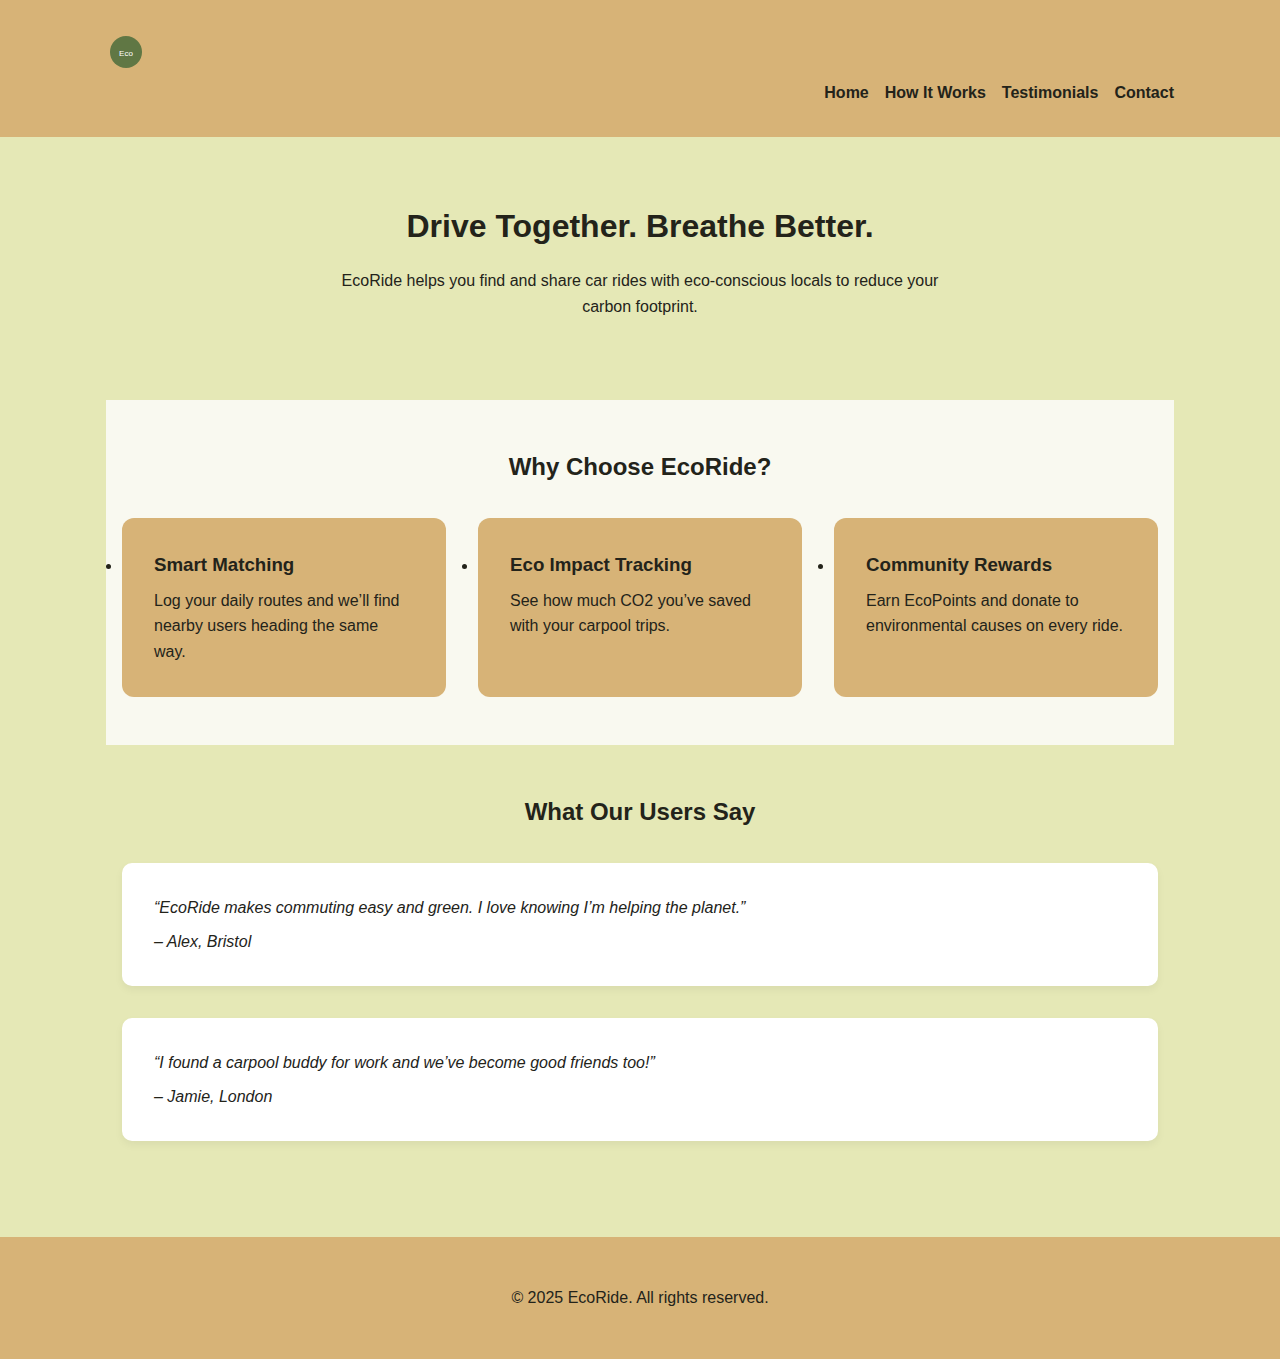
<file: index.html>
<!DOCTYPE html>
<html lang="en">
<head>
    <meta charset="UTF-8" />
    <meta name="viewport" content="width=device-width, initial-scale=1.0" />
    <meta name="theme-color" content="#e5e8b6" />
    <title>EcoRide – Sustainable Carpooling</title>

    <!-- Manifest for PWA -->
    <link rel="manifest" href="/manifest.json" />

    <!-- Link to external CSS -->
    <link rel="stylesheet" href="styles/styles.css" />

    <!-- Favicon and logo placeholder -->
<!--    <link rel="icon" href="/favicon.svg" type="image/svg+xml" />-->

    <!-- Accessible Fonts -->
    <link href="https://fonts.googleapis.com/css2?family=Inter:wght@400;600&display=swap" rel="stylesheet" />
</head>
<body>
<a class="skip-link" href="#main">Skip to main content</a>

<header class="site-header">
    <div class="container">
        <!-- Inline SVG logo placeholder -->
        <div class="logo" aria-label="EcoRide logo">
            <!-- Replace with actual logo SVG -->
            <svg viewBox="0 0 100 100" aria-hidden="true" focusable="false">
                <circle cx="50" cy="50" r="40" fill="#607744" />
                <text x="50%" y="55%" text-anchor="middle" fill="#ffffff" font-size="20" font-family="Arial" dy=".3em">Eco</text>
            </svg>
        </div>
        <nav class="main-nav" aria-label="Main navigation">
            <ul>
                <li><a href="/">Home</a></li>
                <li><a href="/how-it-works.html">How It Works</a></li>
                <li><a href="/testimonials.html">Testimonials</a></li>
                <li><a href="/contact.html">Contact</a></li>
            </ul>
        </nav>
    </div>
</header>

<main id="main" class="main-content container">
    <section class="hero">
        <h1>Drive Together. Breathe Better.</h1>
        <p>EcoRide helps you find and share car rides with eco-conscious locals to reduce your carbon footprint.</p>
<!--        <a href="/get-started.html" class="btn primary">Find a Carpool</a>-->
    </section>

    <section class="features" aria-labelledby="features-heading">
        <h2 id="features-heading">Why Choose EcoRide?</h2>
        <ul>
            <li>
                <h3>Smart Matching</h3>
                <p>Log your daily routes and we’ll find nearby users heading the same way.</p>
            </li>
            <li>
                <h3>Eco Impact Tracking</h3>
                <p>See how much CO2 you’ve saved with your carpool trips.</p>
            </li>
            <li>
                <h3>Community Rewards</h3>
                <p>Earn EcoPoints and donate to environmental causes on every ride.</p>
            </li>
        </ul>
    </section>

    <section class="testimonials" aria-labelledby="testimonial-heading">
        <h2 id="testimonial-heading">What Our Users Say</h2>
        <div class="testimonial-card">
            <blockquote>
                “EcoRide makes commuting easy and green. I love knowing I’m helping the planet.”
            </blockquote>
            <cite>– Alex, Bristol</cite>
        </div>
        <div class="testimonial-card">
            <blockquote>
                “I found a carpool buddy for work and we’ve become good friends too!”
            </blockquote>
            <cite>– Jamie, London</cite>
        </div>
    </section>
</main>

<footer class="site-footer">
    <div class="container">
        <p>&copy; 2025 EcoRide. All rights reserved.</p>
    </div>
</footer>

<!-- JS file for interactivity -->
<script src="script.js" defer></script>
</body>
</html>
</file>
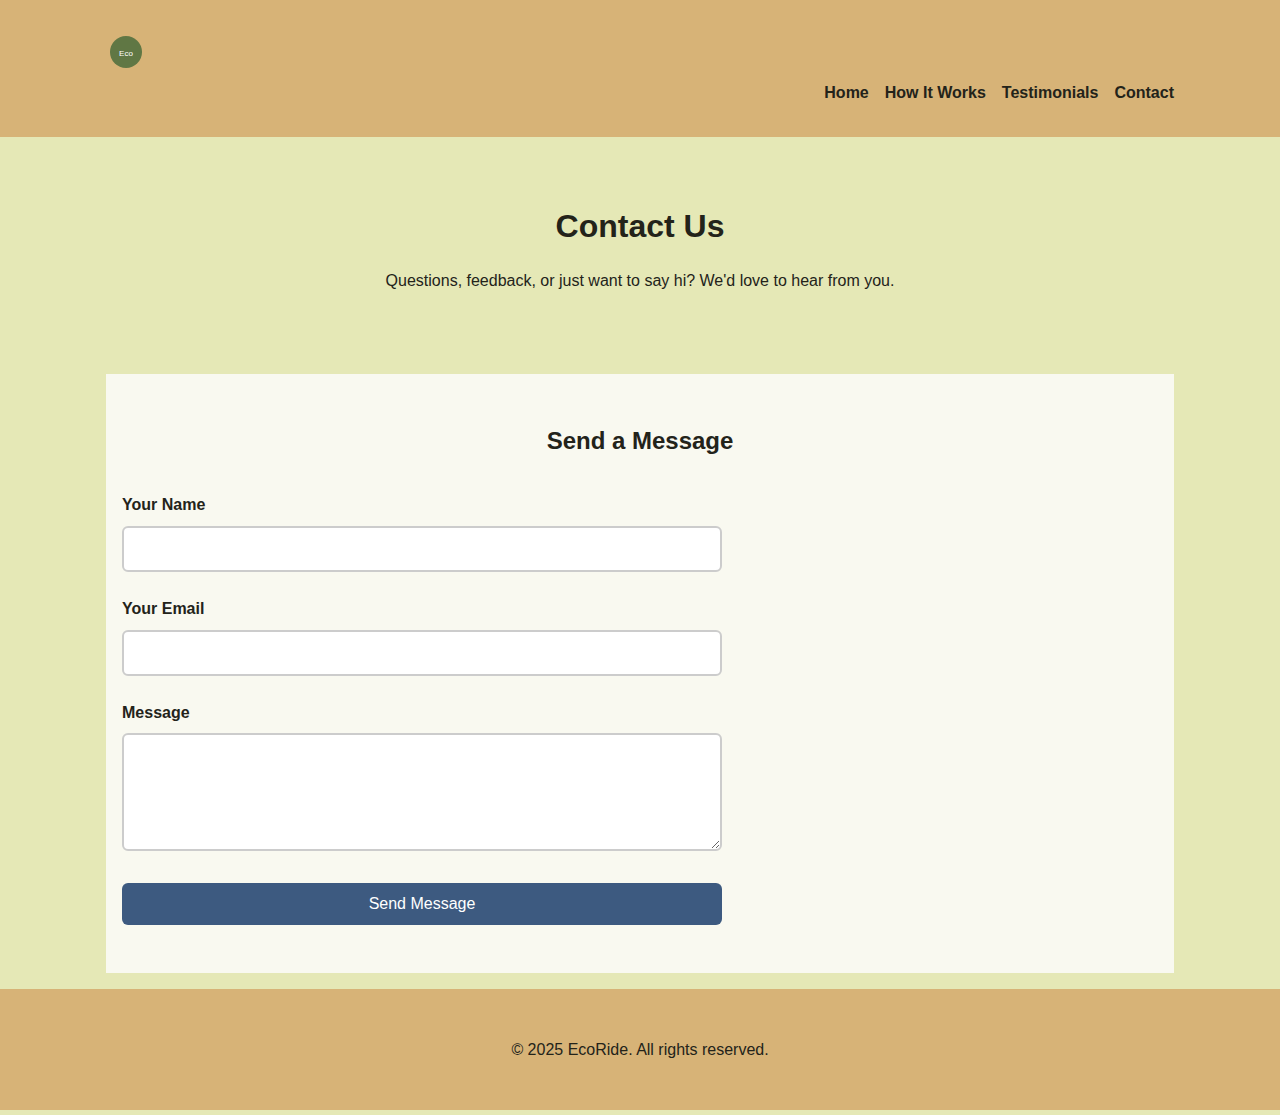
<file: contact.html>
<!DOCTYPE html>
<html lang="en">
<head>
    <meta charset="UTF-8" />
    <meta name="viewport" content="width=device-width, initial-scale=1.0" />
    <meta name="theme-color" content="#e5e8b6" />
    <title>Contact Us – EcoRide</title>

    <link rel="manifest" href="/manifest.json" />
    <link rel="stylesheet" href="styles/styles.css" />
<!--    <link rel="icon" href="/favicon.svg" type="image/svg+xml" />-->
</head>
<body>
<a class="skip-link" href="#main">Skip to main content</a>

<header class="site-header">
    <div class="container">
        <div class="logo" aria-label="EcoRide logo">
            <svg viewBox="0 0 100 100" aria-hidden="true">
                <circle cx="50" cy="50" r="40" fill="#607744" />
                <text x="50%" y="55%" text-anchor="middle" fill="#ffffff" font-size="20" font-family="Arial" dy=".3em">Eco</text>
            </svg>
        </div>
        <nav class="main-nav" aria-label="Main navigation">
            <ul>
                <li><a href="/index.html">Home</a></li>
                <li><a href="/how-it-works.html">How It Works</a></li>
                <li><a href="/testimonials.html">Testimonials</a></li>
                <li><a href="/contact.html" aria-current="page">Contact</a></li>
            </ul>
        </nav>
    </div>
</header>

<main id="main" class="main-content container">
    <section class="hero">
        <h1>Contact Us</h1>
        <p>Questions, feedback, or just want to say hi? We'd love to hear from you.</p>
    </section>

    <section class="features">
        <h2>Send a Message</h2>

        <form action="https://formspree.io/f/mqapdplr" method="POST" class="contact-form">
            <div class="form-group">
                <label for="name">Your Name</label>
                <input type="text" id="name" name="name" required autocomplete="name" />
            </div>

            <div class="form-group">
                <label for="email">Your Email</label>
                <input type="email" id="email" name="_replyto" required autocomplete="email" />
            </div>

            <div class="form-group">
                <label for="message">Message</label>
                <textarea id="message" name="message" rows="5" required></textarea>
            </div>

            <button type="submit" class="btn primary">Send Message</button>
        </form>
    </section>
</main>

<footer class="site-footer">
    <div class="container">
        <p>&copy; 2025 EcoRide. All rights reserved.</p>
    </div>
</footer>

<script src="script.js" defer></script>
</body>
</html>
</file>
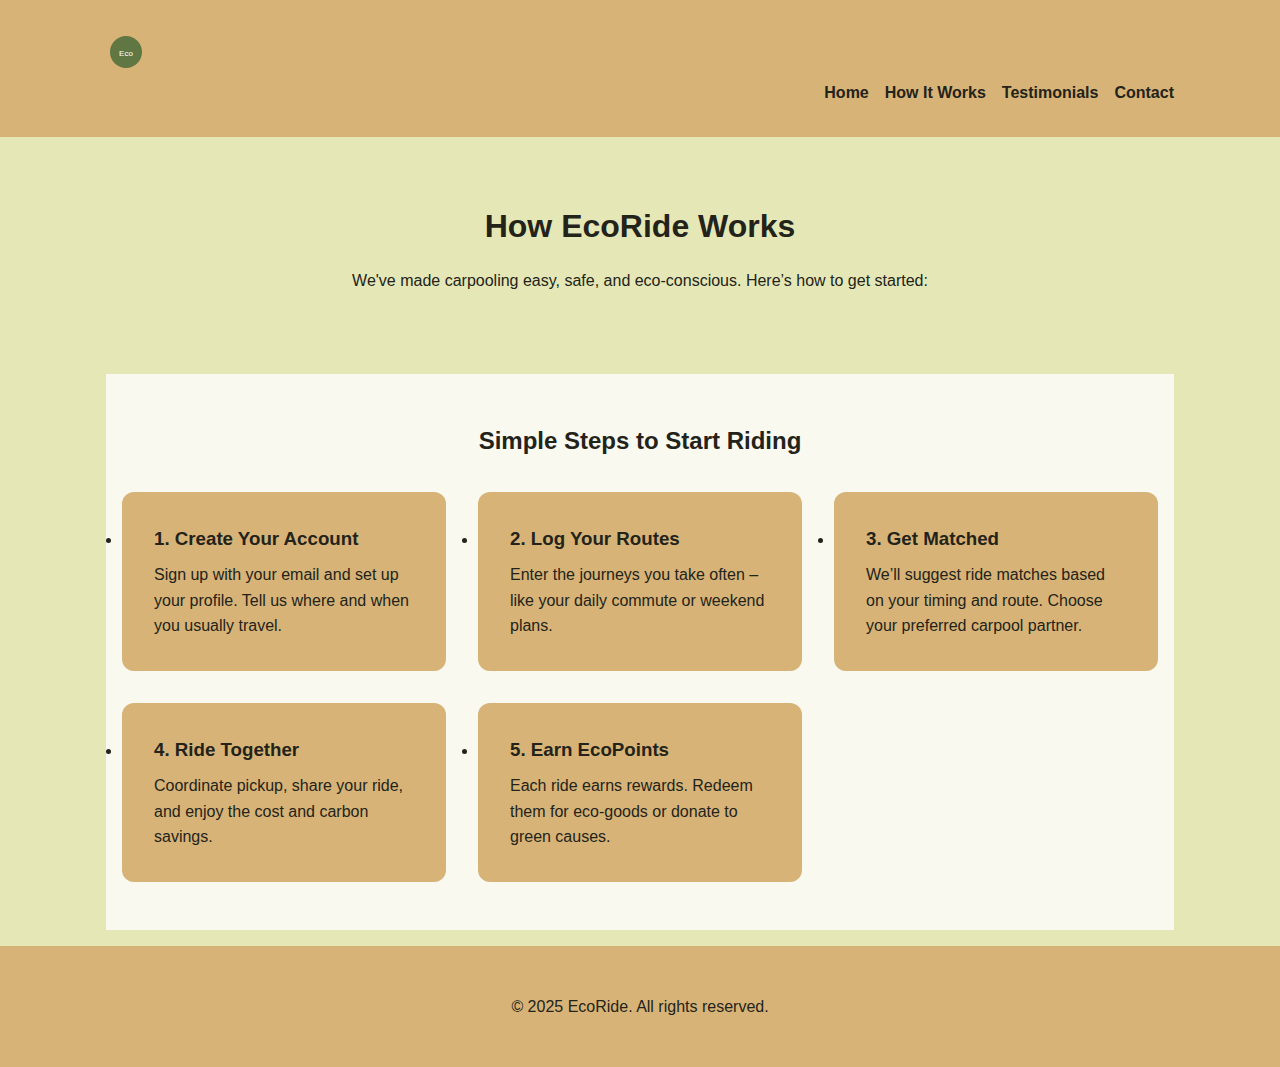
<file: how-it-works.html>
<!DOCTYPE html>
<html lang="en">
<head>
    <meta charset="UTF-8" />
    <meta name="viewport" content="width=device-width, initial-scale=1.0" />
    <meta name="theme-color" content="#e5e8b6" />
    <title>How It Works – EcoRide</title>

    <link rel="manifest" href="/manifest.json" />
    <link rel="stylesheet" href="styles/styles.css" />
<!--    <link rel="icon" href="/favicon.svg" type="image/svg+xml" />-->
</head>
<body>
<a class="skip-link" href="#main">Skip to main content</a>

<header class="site-header">
    <div class="container">
        <div class="logo" aria-label="EcoRide logo">
            <!-- Placeholder or real SVG logo -->
            <svg viewBox="0 0 100 100" aria-hidden="true">
                <circle cx="50" cy="50" r="40" fill="#607744" />
                <text x="50%" y="55%" text-anchor="middle" fill="#ffffff" font-size="20" font-family="Arial" dy=".3em">Eco</text>
            </svg>
        </div>
        <nav class="main-nav" aria-label="Main navigation">
            <ul>
                <li><a href="/index.html">Home</a></li>
                <li><a href="/how-it-works.html" aria-current="page">How It Works</a></li>
                <li><a href="/testimonials.html">Testimonials</a></li>
                <li><a href="/contact.html">Contact</a></li>
            </ul>
        </nav>
    </div>
</header>

<main id="main" class="main-content container">
    <section class="hero">
        <h1>How EcoRide Works</h1>
        <p>We've made carpooling easy, safe, and eco-conscious. Here’s how to get started:</p>
    </section>

    <section class="features" aria-labelledby="steps-heading">
        <h2 id="steps-heading">Simple Steps to Start Riding</h2>
        <ul>
            <li>
                <h3>1. Create Your Account</h3>
                <p>Sign up with your email and set up your profile. Tell us where and when you usually travel.</p>
            </li>
            <li>
                <h3>2. Log Your Routes</h3>
                <p>Enter the journeys you take often – like your daily commute or weekend plans.</p>
            </li>
            <li>
                <h3>3. Get Matched</h3>
                <p>We’ll suggest ride matches based on your timing and route. Choose your preferred carpool partner.</p>
            </li>
            <li>
                <h3>4. Ride Together</h3>
                <p>Coordinate pickup, share your ride, and enjoy the cost and carbon savings.</p>
            </li>
            <li>
                <h3>5. Earn EcoPoints</h3>
                <p>Each ride earns rewards. Redeem them for eco-goods or donate to green causes.</p>
            </li>
        </ul>
    </section>
</main>

<footer class="site-footer">
    <div class="container">
        <p>&copy; 2025 EcoRide. All rights reserved.</p>
    </div>
</footer>

<script src="script.js" defer></script>
</body>
</html>
</file>
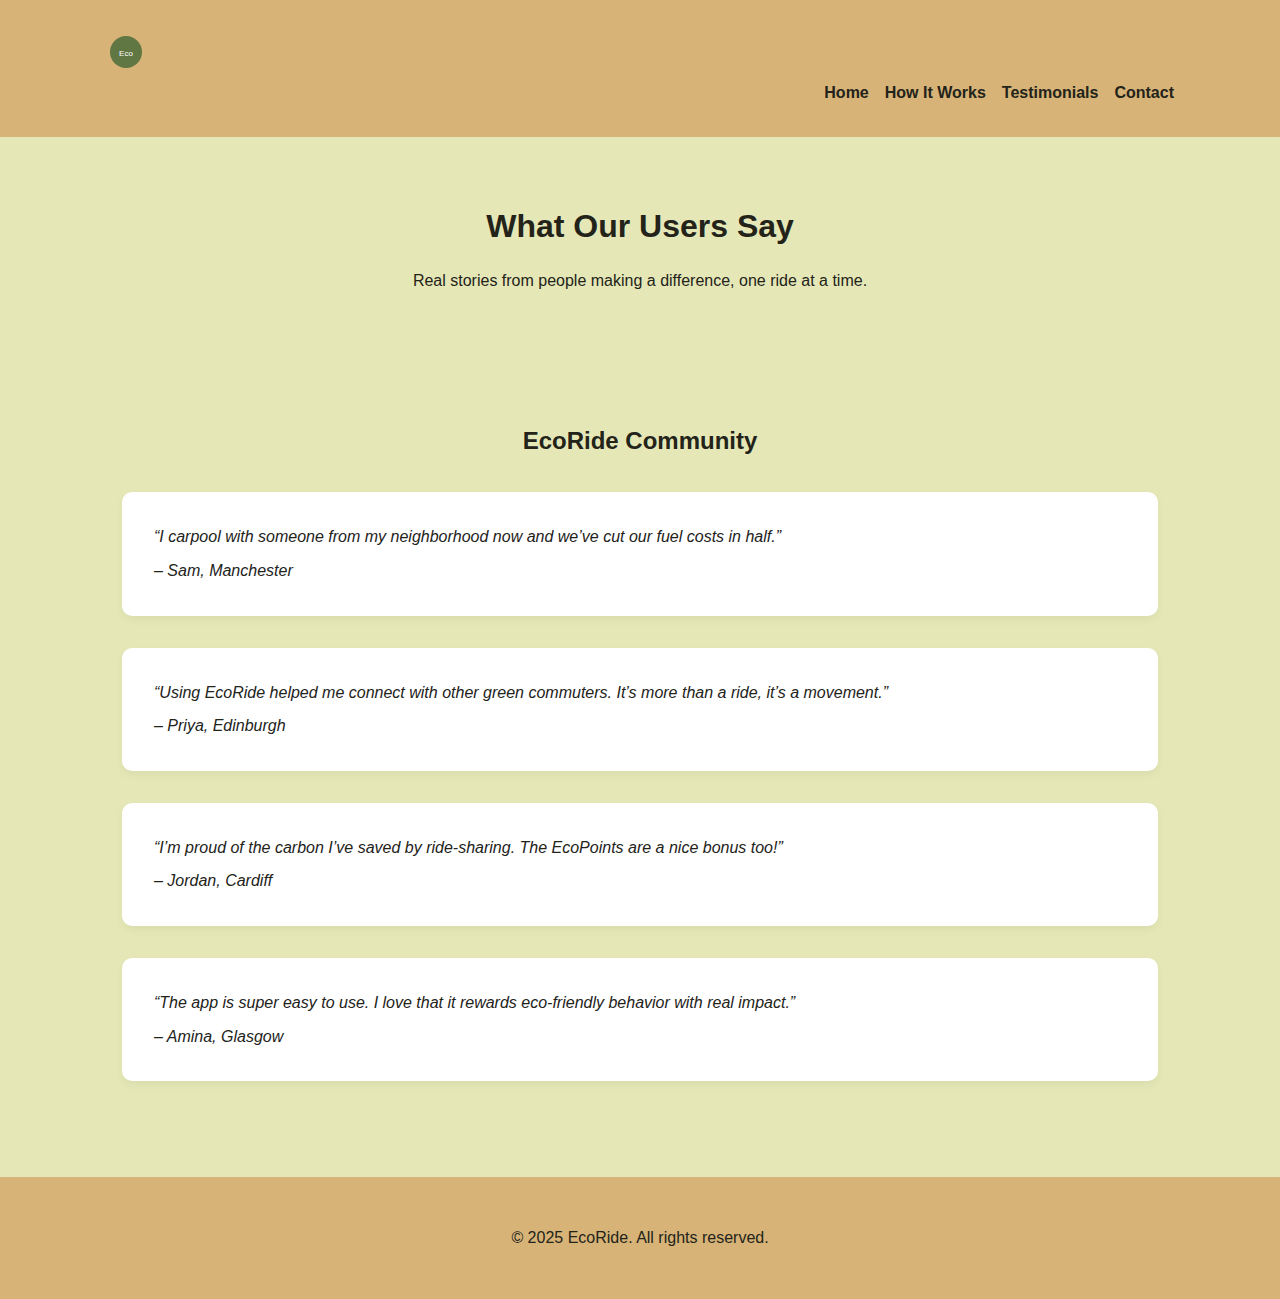
<file: testimonials.html>
<!DOCTYPE html>
<html lang="en">
<head>
    <meta charset="UTF-8" />
    <meta name="viewport" content="width=device-width, initial-scale=1.0" />
    <meta name="theme-color" content="#e5e8b6" />
    <title>Testimonials – EcoRide</title>

    <link rel="manifest" href="/manifest.json" />
    <link rel="stylesheet" href="styles/styles.css" />
<!--    <link rel="icon" href="/favicon.svg" type="image/svg+xml" />-->
</head>
<body>
<a class="skip-link" href="#main">Skip to main content</a>

<header class="site-header">
    <div class="container">
        <div class="logo" aria-label="EcoRide logo">
            <svg viewBox="0 0 100 100" aria-hidden="true">
                <circle cx="50" cy="50" r="40" fill="#607744" />
                <text x="50%" y="55%" text-anchor="middle" fill="#ffffff" font-size="20" font-family="Arial" dy=".3em">Eco</text>
            </svg>
        </div>
        <nav class="main-nav" aria-label="Main navigation">
            <ul>
                <li><a href="/index.html">Home</a></li>
                <li><a href="/how-it-works.html">How It Works</a></li>
                <li><a href="/testimonials.html" aria-current="page">Testimonials</a></li>
                <li><a href="/contact.html">Contact</a></li>
            </ul>
        </nav>
    </div>
</header>

<main id="main" class="main-content container">
    <section class="hero">
        <h1>What Our Users Say</h1>
        <p>Real stories from people making a difference, one ride at a time.</p>
    </section>

    <section class="testimonials" aria-labelledby="testimonial-heading">
        <h2 id="testimonial-heading">EcoRide Community</h2>

        <div class="testimonial-card">
            <blockquote>
                “I carpool with someone from my neighborhood now and we’ve cut our fuel costs in half.”
            </blockquote>
            <cite>– Sam, Manchester</cite>
        </div>

        <div class="testimonial-card">
            <blockquote>
                “Using EcoRide helped me connect with other green commuters. It’s more than a ride, it’s a movement.”
            </blockquote>
            <cite>– Priya, Edinburgh</cite>
        </div>

        <div class="testimonial-card">
            <blockquote>
                “I’m proud of the carbon I’ve saved by ride-sharing. The EcoPoints are a nice bonus too!”
            </blockquote>
            <cite>– Jordan, Cardiff</cite>
        </div>

        <div class="testimonial-card">
            <blockquote>
                “The app is super easy to use. I love that it rewards eco-friendly behavior with real impact.”
            </blockquote>
            <cite>– Amina, Glasgow</cite>
        </div>
    </section>
</main>

<footer class="site-footer">
    <div class="container">
        <p>&copy; 2025 EcoRide. All rights reserved.</p>
    </div>
</footer>

<script src="script.js" defer></script>
</body>
</html>
</file>
<file: styles/styles.css>
/* Base Reset & Variables */
:root {
    --color-bg-light: #e5e8b6;
    --color-bg-section: #d7b377;
    --color-accent-green: #607744;
    --color-action-blue: #3d5a80;
    --color-text-dark: #23231a;
    --color-text-light: #ffffff;

    --font-main: 'Inter', sans-serif;

    --spacing-xs: 0.5rem;
    --spacing-sm: 1rem;
    --spacing-md: 2rem;
    --spacing-lg: 3rem;
}

/* Normalize */
* {
    margin: 0;
    padding: 0;
    box-sizing: border-box;
}

html {
    scroll-behavior: smooth;
    font-size: 16px;
}

body {
    font-family: Arial, serif;
    background-color: var(--color-bg-light);
    color: var(--color-text-dark);
    line-height: 1.6;
}

/* Accessibility Skip Link */
.skip-link {
    position: absolute;
    left: -1000px;
    top: auto;
    width: 1px;
    height: 1px;
    overflow: hidden;
}
.skip-link:focus {
    position: static;
    width: auto;
    height: auto;
    background: var(--color-action-blue);
    color: white;
    padding: var(--spacing-xs);
    z-index: 1000;
}

/* Container */
.container {
    max-width: 1100px;
    margin: 0 auto;
    padding: var(--spacing-sm);
}

/* Header */
.site-header {
    background-color: var(--color-bg-section);
    padding: var(--spacing-sm) 0;
}
.logo svg {
    height: 40px;
    width: auto;
}
.main-nav ul {
    display: flex;
    list-style: none;
    justify-content: flex-end;
    gap: var(--spacing-sm);
}
.main-nav a {
    color: var(--color-text-dark);
    text-decoration: none;
    font-weight: 600;
}
.main-nav a:hover,
.main-nav a:focus {
    text-decoration: underline;
}

/* Hero Section */
.hero {
    text-align: center;
    padding: var(--spacing-lg) var(--spacing-sm);
}
.hero h1 {
    font-size: 2rem;
    margin-bottom: var(--spacing-sm);
}
.hero p {
    margin-bottom: var(--spacing-md);
    max-width: 600px;
    margin-inline: auto;
}
.btn.primary {
    background-color: var(--color-action-blue);
    color: var(--color-text-light);
    padding: 0.75rem 1.5rem;
    border: none;
    border-radius: 6px;
    font-size: 1rem;
    text-decoration: none;
    display: inline-block;
}
.btn.primary:hover,
.btn.primary:focus {
    background-color: #284663;
    outline: 2px solid white;
    outline-offset: 2px;
}

/* Features Section */
.features {
    background-color: #f9f9f0;
    padding: var(--spacing-lg) var(--spacing-sm);
}
.features h2 {
    text-align: center;
    margin-bottom: var(--spacing-md);
}
.features ul {
    display: grid;
    gap: var(--spacing-md);
}
.features li {
    background-color: var(--color-bg-section);
    padding: var(--spacing-md);
    border-radius: 12px;
}
.features h3 {
    margin-bottom: var(--spacing-xs);
}

/* Testimonials */
.testimonials {
    padding: var(--spacing-lg) var(--spacing-sm);
    background-color: var(--color-bg-light);
}
.testimonials h2 {
    text-align: center;
    margin-bottom: var(--spacing-md);
}
.testimonial-card {
    background-color: white;
    padding: var(--spacing-md);
    border-radius: 10px;
    box-shadow: 0 4px 8px rgba(0, 0, 0, 0.05);
    margin-bottom: var(--spacing-md);
}
.testimonial-card blockquote {
    font-style: italic;
    margin-bottom: var(--spacing-xs);
}

/* Footer */
.site-footer {
    background-color: var(--color-bg-section);
    text-align: center;
    padding: var(--spacing-md) var(--spacing-sm);
    color: var(--color-text-dark);
}

/* Responsive Layout */
@media (min-width: 600px) {
    .features ul {
        grid-template-columns: repeat(3, 1fr);
    }
}

/* Focus & Accessibility Enhancements */
a:focus,
button:focus {
    outline: 2px dashed var(--color-action-blue);
    outline-offset: 3px;
}

/* Utility: Toast (hidden by default) */
.toast {
    position: fixed;
    bottom: 1rem;
    left: 50%;
    transform: translateX(-50%);
    background: var(--color-action-blue);
    color: var(--color-text-light);
    padding: 1rem 1.5rem;
    border-radius: 8px;
    box-shadow: 0 2px 6px rgba(0, 0, 0, 0.15);
    display: none;
    z-index: 999;
}

/* Show toast with JS */
.toast.show {
    display: block;
}

/* Reduced Motion Accessibility */
@media (prefers-reduced-motion: reduce) {
    * {
        animation: none !important;
        transition: none !important;
    }
}

.contact-form {
    display: grid;
    gap: 1.5rem;
    max-width: 600px;
    margin-top: 2rem;
}

.form-group label {
    display: block;
    margin-bottom: 0.5rem;
    font-weight: 600;
}

input,
textarea {
    width: 100%;
    padding: 0.75rem;
    font-size: 1rem;
    border: 2px solid #ccc;
    border-radius: 6px;
}

input:focus,
textarea:focus {
    border-color: var(--color-action-blue);
    outline: none;
}
</file>
